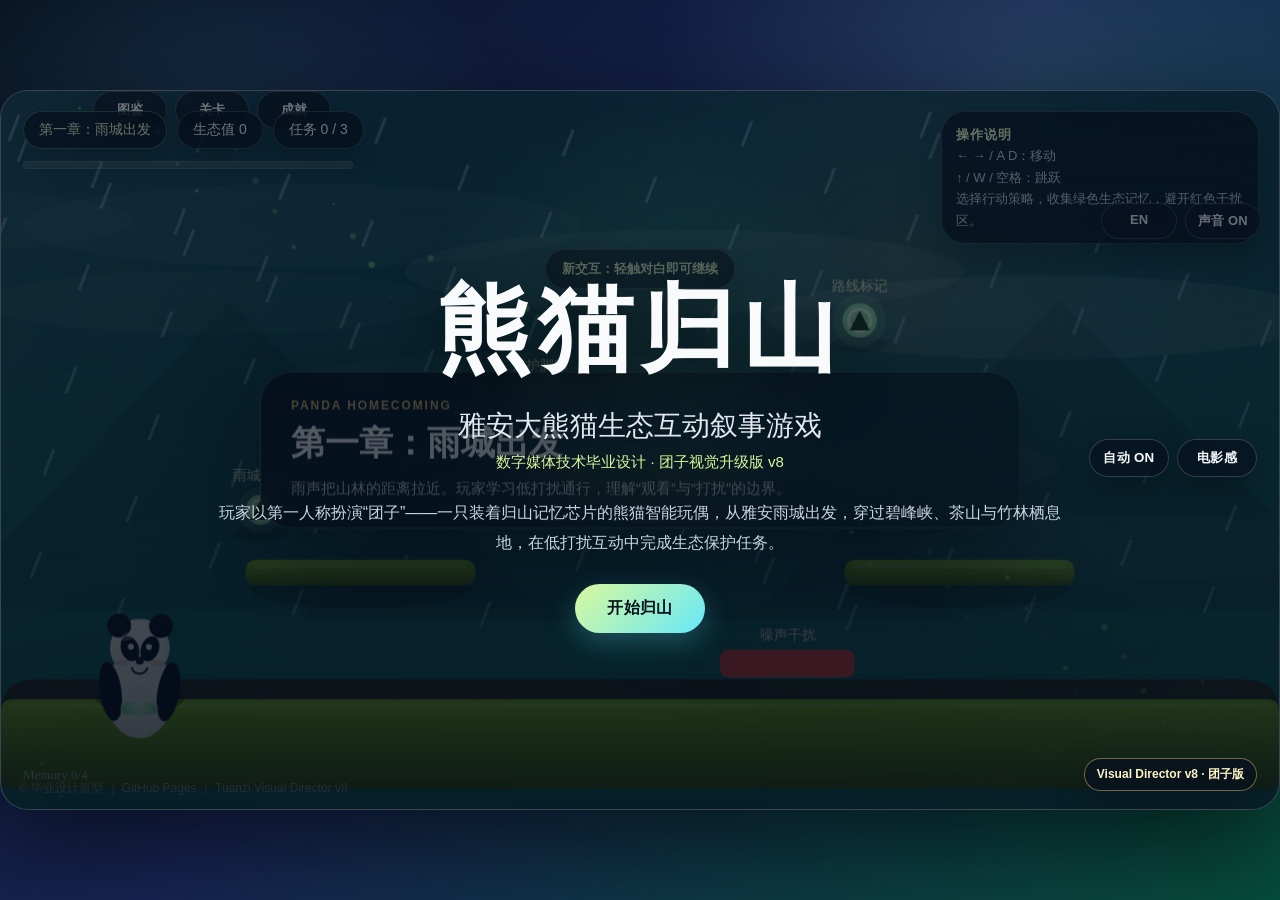
<file: index.html>
<!DOCTYPE html>
<html lang="zh-CN">
<head>
  <meta charset="UTF-8" />
  <meta name="viewport" content="width=device-width, initial-scale=1.0" />
  <title>熊猫归山｜雅安大熊猫生态互动叙事游戏｜团子v8</title>
  <meta name="description" content="数字媒体技术毕业设计：以雅安大熊猫生态保护、雨城、碧峰峡、茶山与竹林栖息地为叙事线索的网页互动游戏。" />
  <link rel="stylesheet" href="style.css?v=20260509-8" />
  <link rel="stylesheet" href="polish.css?v=20260509-8" />
</head>
<body>
  <main id="wrap">
    <div id="game"></div>
    <div class="hud">
      <div class="pill" id="chapter">第一章：雨城出发</div>
      <div class="pill" id="score">生态值 0</div>
      <div class="pill" id="task">任务 0 / 3</div>
    </div>
    <div class="tips"><strong>操作说明</strong><br>← → / A D：移动<br>↑ / W / 空格：跳跃<br>收集绿色生态物，避开红色干扰区。</div>
    <div class="dialog" id="dialog"><h3 id="speaker">巡护员</h3><p id="dialogText"></p><small>按“继续”推进剧情</small></div>
    <div class="btnbar"><button id="nextBtn">继续</button><button class="secondary" id="skipBtn">跳过对话</button></div>
    <section id="cover">
      <h1>熊猫归山</h1>
      <div class="subtitle">雅安大熊猫生态互动叙事游戏</div>
      <div class="tag">数字媒体技术毕业设计 · 团子视觉升级版 v8</div>
      <div class="intro">玩家以第一人称扮演“团子”——一只装着归山记忆芯片的熊猫智能玩偶，从雅安雨城出发，穿过碧峰峡、茶山与竹林栖息地，在低打扰互动中完成生态保护任务。</div>
      <button id="startBtn">开始归山</button>
    </section>
    <section id="ending"><div class="card"><h2>归山完成</h2><p id="endingText"></p><p>毕设展示重点：本作品不是单纯游戏，而是“雅安文化资源 + 大熊猫生态保护 + 网页互动叙事 + 数字媒体视觉表达”的综合创作，可延展为景区亲子研学小游戏、生态教育互动屏、文旅公众号H5活动。</p><button id="restartBtn">重新体验</button></div></section>
    <div class="footer-note">© 毕业设计原型 ｜ GitHub Pages ｜ Tuanzi Visual Director v8</div>
  </main>
  <script src="game.js?v=20260509-8"></script>
  <script src="director.js?v=20260509-8"></script>
  <script src="tuanzi-v8.js?v=20260509-8"></script>
</body>
</html>
</file>
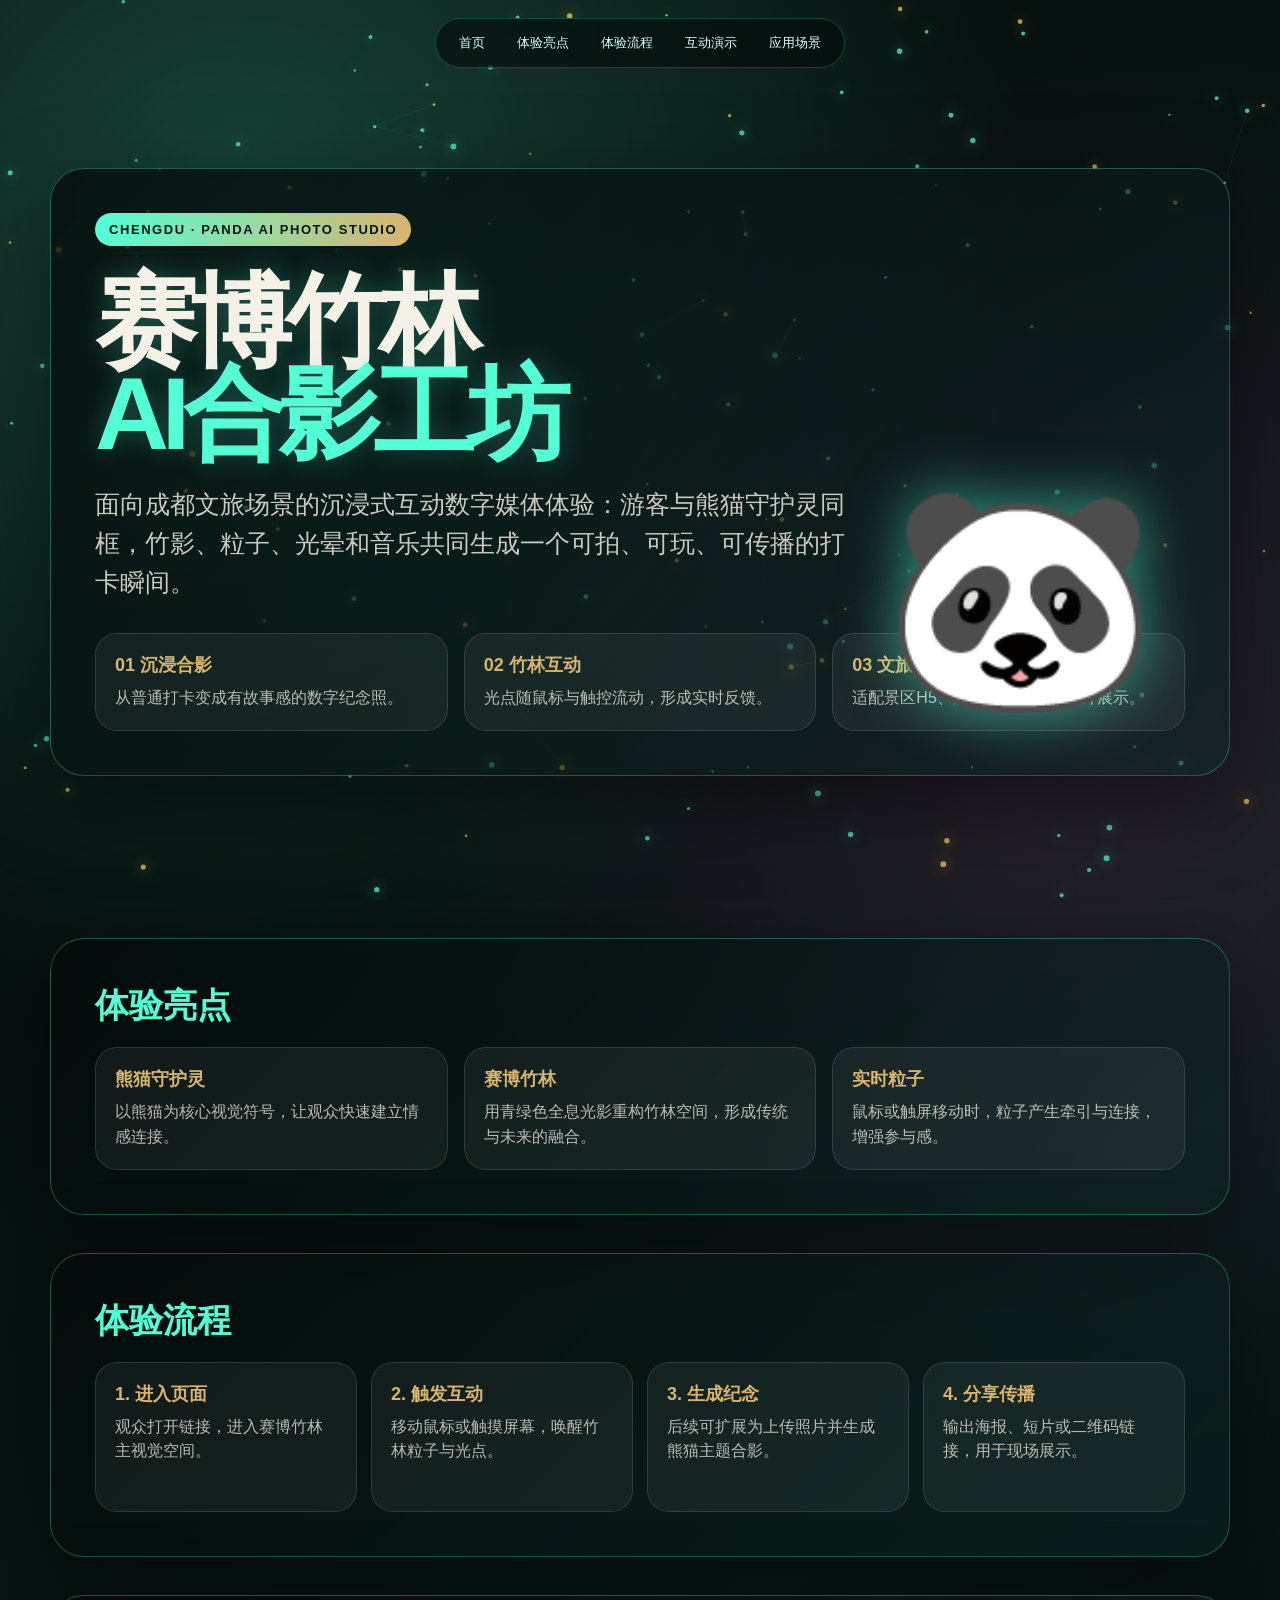
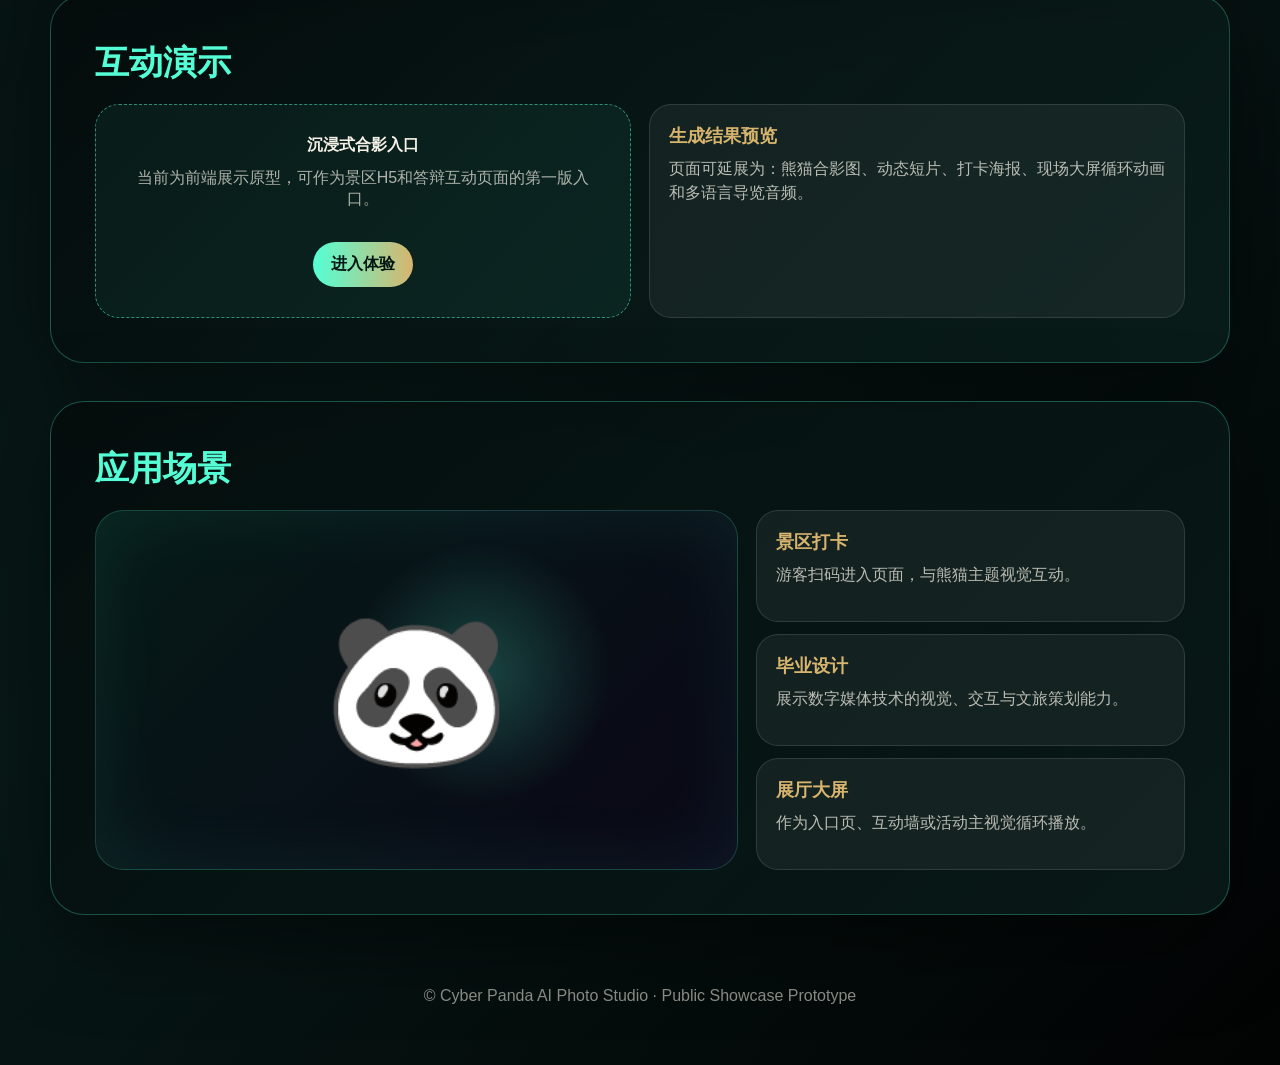
<file: cyber-panda-ai-photo-studio/index.html>
<!doctype html><html lang="zh-CN"><head><meta charset="utf-8"><meta name="viewport" content="width=device-width,initial-scale=1"><title>赛博竹林·AI熊猫合影工坊</title><style>*{box-sizing:border-box}html{scroll-behavior:smooth}body{margin:0;color:#f5f1e7;font-family:-apple-system,BlinkMacSystemFont,'PingFang SC','Microsoft YaHei',sans-serif;background:radial-gradient(circle at 18% 8%,rgba(84,255,214,.23),transparent 30%),radial-gradient(circle at 86% 28%,rgba(255,102,196,.13),transparent 32%),linear-gradient(135deg,#050908,#071917 60%,#020303);overflow-x:hidden}canvas{position:fixed;inset:0;z-index:0}.nav{position:fixed;top:18px;left:50%;transform:translateX(-50%);z-index:5;display:flex;gap:10px;padding:8px 12px;border:1px solid rgba(84,255,214,.22);border-radius:999px;background:rgba(2,10,9,.58);backdrop-filter:blur(14px)}.nav a{color:#dff;text-decoration:none;font-size:13px;padding:7px 11px;border-radius:999px;white-space:nowrap}.nav a:hover{background:rgba(84,255,214,.14)}section{position:relative;z-index:2;width:min(1180px,94vw);margin:0 auto 38px}.hero{min-height:100vh;display:grid;place-items:center;padding:90px 0 46px}.card{width:100%;border:1px solid rgba(84,255,214,.28);border-radius:34px;padding:44px;background:linear-gradient(135deg,rgba(4,10,10,.78),rgba(12,39,36,.55));box-shadow:0 26px 90px rgba(0,0,0,.48);position:relative;overflow:hidden}.tag{display:inline-block;padding:9px 14px;border-radius:999px;color:#021614;background:linear-gradient(90deg,#54ffd6,#d8b56e);font-weight:900;letter-spacing:.12em;font-size:13px}h1{font-size:clamp(48px,8vw,112px);line-height:.9;letter-spacing:-.07em;margin:30px 0 22px;text-shadow:0 0 26px rgba(84,255,214,.25)}h1 span{display:block;color:#54ffd6}.sub{max-width:760px;font-size:clamp(18px,2vw,25px);line-height:1.55;color:rgba(245,241,231,.82)}.panda{position:absolute;right:6%;bottom:8%;font-size:min(220px,28vw);filter:drop-shadow(0 0 30px rgba(84,255,214,.55));animation:p 3s ease-in-out infinite}@keyframes p{50%{transform:translateY(-16px) scale(1.03)}}h2{font-size:34px;margin:0 0 18px;color:#54ffd6}.grid{display:grid;grid-template-columns:repeat(3,1fr);gap:16px}.item,.box{border:1px solid rgba(255,255,255,.12);border-radius:22px;padding:19px;background:rgba(255,255,255,.055)}.item b,.box b{display:block;color:#d8b56e;font-size:18px;margin-bottom:9px}.item p,.box p{color:rgba(245,241,231,.74);line-height:1.55;margin:0}.steps{display:grid;grid-template-columns:repeat(4,1fr);gap:14px}.step{min-height:150px}.demo{display:grid;grid-template-columns:1fr 1fr;gap:18px}.upload{border:1px dashed rgba(84,255,214,.5);border-radius:24px;padding:30px;text-align:center;background:rgba(84,255,214,.06)}.btn{display:inline-block;margin-top:16px;padding:12px 18px;border-radius:999px;background:linear-gradient(90deg,#54ffd6,#d8b56e);color:#021614;font-weight:900}.showcase{display:grid;grid-template-columns:1.2fr .8fr;gap:18px;align-items:stretch}.visual{min-height:360px;border-radius:28px;border:1px solid rgba(84,255,214,.22);background:radial-gradient(circle at 60% 45%,rgba(84,255,214,.22),transparent 30%),linear-gradient(135deg,rgba(6,28,25,.95),rgba(12,6,24,.86));display:grid;place-items:center;font-size:150px;box-shadow:inset 0 0 80px rgba(84,255,214,.08)}.scene-list{display:grid;gap:12px}.foot{padding:34px 0 60px;text-align:center;color:rgba(245,241,231,.58)}@media(max-width:820px){.grid,.steps,.demo,.showcase{grid-template-columns:1fr}.panda{opacity:.18;font-size:60vw}.card{padding:28px}.nav{max-width:94vw;overflow:auto}.visual{font-size:90px}}</style></head><body><canvas id="c"></canvas><nav class="nav"><a href="#home">首页</a><a href="#highlights">体验亮点</a><a href="#flow">体验流程</a><a href="#demo">互动演示</a><a href="#scenes">应用场景</a></nav><section class="hero" id="home"><div class="card"><div class="tag">CHENGDU · PANDA AI PHOTO STUDIO</div><h1>赛博竹林<span>AI合影工坊</span></h1><p class="sub">面向成都文旅场景的沉浸式互动数字媒体体验：游客与熊猫守护灵同框，竹影、粒子、光晕和音乐共同生成一个可拍、可玩、可传播的打卡瞬间。</p><div class="grid" style="margin-top:32px"><div class="item"><b>01 沉浸合影</b><p>从普通打卡变成有故事感的数字纪念照。</p></div><div class="item"><b>02 竹林互动</b><p>光点随鼠标与触控流动，形成实时反馈。</p></div><div class="item"><b>03 文旅传播</b><p>适配景区H5、展厅大屏和毕业设计展示。</p></div></div><div class="panda">🐼</div></div></section><section id="highlights"><div class="card"><h2>体验亮点</h2><div class="grid"><div class="box"><b>熊猫守护灵</b><p>以熊猫为核心视觉符号，让观众快速建立情感连接。</p></div><div class="box"><b>赛博竹林</b><p>用青绿色全息光影重构竹林空间，形成传统与未来的融合。</p></div><div class="box"><b>实时粒子</b><p>鼠标或触屏移动时，粒子产生牵引与连接，增强参与感。</p></div></div></div></section><section id="flow"><div class="card"><h2>体验流程</h2><div class="steps"><div class="box step"><b>1. 进入页面</b><p>观众打开链接，进入赛博竹林主视觉空间。</p></div><div class="box step"><b>2. 触发互动</b><p>移动鼠标或触摸屏幕，唤醒竹林粒子与光点。</p></div><div class="box step"><b>3. 生成纪念</b><p>后续可扩展为上传照片并生成熊猫主题合影。</p></div><div class="box step"><b>4. 分享传播</b><p>输出海报、短片或二维码链接，用于现场展示。</p></div></div></div></section><section id="demo"><div class="card"><h2>互动演示</h2><div class="demo"><div class="upload"><b>沉浸式合影入口</b><p style="margin-top:12px;color:rgba(245,241,231,.7)">当前为前端展示原型，可作为景区H5和答辩互动页面的第一版入口。</p><span class="btn">进入体验</span></div><div class="box"><b>生成结果预览</b><p>页面可延展为：熊猫合影图、动态短片、打卡海报、现场大屏循环动画和多语言导览音频。</p></div></div></div></section><section id="scenes"><div class="card"><h2>应用场景</h2><div class="showcase"><div class="visual">🐼</div><div class="scene-list"><div class="box"><b>景区打卡</b><p>游客扫码进入页面，与熊猫主题视觉互动。</p></div><div class="box"><b>毕业设计</b><p>展示数字媒体技术的视觉、交互与文旅策划能力。</p></div><div class="box"><b>展厅大屏</b><p>作为入口页、互动墙或活动主视觉循环播放。</p></div></div></div></div></section><div class="foot">© Cyber Panda AI Photo Studio · Public Showcase Prototype</div><script>const c=document.getElementById('c'),x=c.getContext('2d');let w,h,m={x:innerWidth/2,y:innerHeight/2,d:0};function r(){w=c.width=innerWidth;h=c.height=innerHeight}r();onresize=r;let a=[...Array(150)].map((_,i)=>({x:Math.random()*w,y:Math.random()*h,vx:Math.random()-.5,vy:Math.random()-.5,r:Math.random()*2+1,h:i%3?164:43}));onmousemove=e=>{m.x=e.clientX;m.y=e.clientY};onmousedown=()=>m.d=1;onmouseup=()=>m.d=0;ontouchmove=e=>{if(e.touches[0]){m.x=e.touches[0].clientX;m.y=e.touches[0].clientY}};ontouchstart=()=>m.d=1;ontouchend=()=>m.d=0;function loop(){x.clearRect(0,0,w,h);a.forEach((p,i)=>{let dx=m.x-p.x,dy=m.y-p.y,dd=Math.hypot(dx,dy)||1,f=Math.max(0,1-dd/220)*(m.d?.08:.025);p.vx+=dx/dd*f;p.vy+=dy/dd*f;p.vx*=.98;p.vy*=.98;p.x+=p.vx;p.y+=p.vy;if(p.x<0||p.x>w)p.vx*=-1;if(p.y<0||p.y>h)p.vy*=-1;x.beginPath();x.fillStyle='hsla('+p.h+',95%,68%,.72)';x.shadowColor='hsl('+p.h+',95%,62%)';x.shadowBlur=14;x.arc(p.x,p.y,p.r,0,7);x.fill();x.shadowBlur=0;for(let j=i+1;j<a.length;j+=16){let q=a[j],d=Math.hypot(q.x-p.x,q.y-p.y);if(d<120){x.strokeStyle='rgba(84,255,214,'+(1-d/120)*.18+')';x.beginPath();x.moveTo(p.x,p.y);x.lineTo(q.x,q.y);x.stroke()}}});requestAnimationFrame(loop)}loop()</script></body></html>
</file>
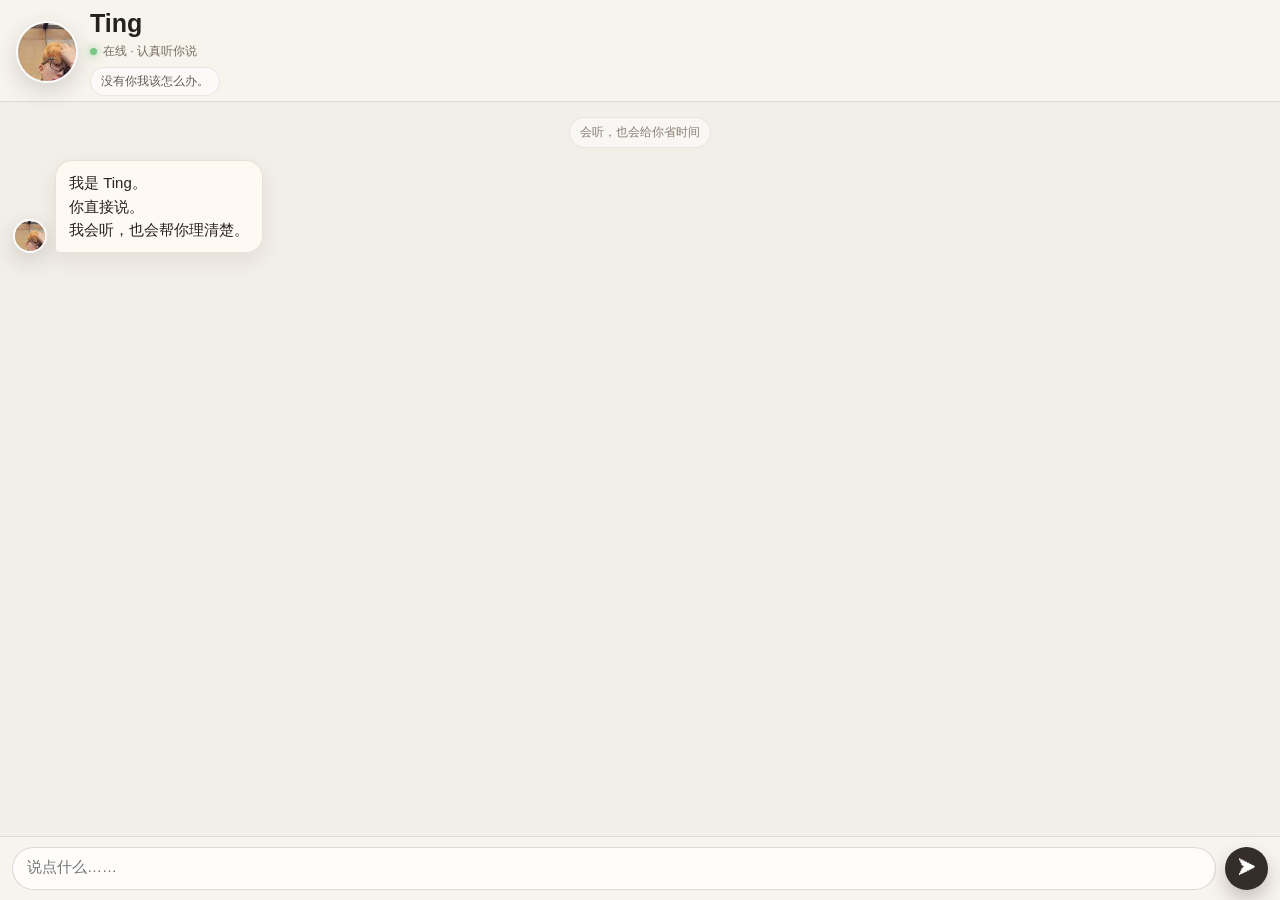
<file: ting-v5/index.html>
<!doctype html><html lang="zh-CN"><head><meta charset="utf-8"><meta name="viewport" content="width=device-width,initial-scale=1,maximum-scale=1,user-scalable=no,viewport-fit=cover"><title>Ting</title><style>*{box-sizing:border-box;margin:0;padding:0}html,body{height:100%;overflow:hidden;font-family:-apple-system,BlinkMacSystemFont,"PingFang SC","Microsoft YaHei",sans-serif;background:#f2eee8;color:#25201d}body{display:flex;flex-direction:column;position:relative}body:before{content:"";position:fixed;inset:0;background:url('[data-uri]') center 46%/58% auto no-repeat;opacity:.11;filter:saturate(.65) contrast(.9);z-index:-2}body:after{content:"";position:fixed;inset:0;background:linear-gradient(180deg,rgba(248,244,238,.95),rgba(242,237,231,.78) 42%,rgba(248,244,238,.96));z-index:-1}.top{height:102px;padding:15px 16px 12px;display:flex;gap:12px;align-items:center;background:rgba(248,244,238,.82);border-bottom:1px solid rgba(55,45,38,.12);backdrop-filter:blur(18px);flex-shrink:0}.face,.av{border-radius:50%;overflow:hidden;flex-shrink:0;border:2px solid rgba(255,255,255,.9);box-shadow:0 8px 22px rgba(45,35,28,.16);background:#ddd}.face{width:62px;height:62px}.av{width:34px;height:34px}.face img,.av img{width:100%;height:100%;object-fit:cover}.name{font-size:25px;font-weight:850}.status{font-size:12px;color:#776b62;margin-top:5px}.dot{display:inline-block;width:7px;height:7px;background:#78c985;border-radius:50%;box-shadow:0 0 8px #78c985;margin-right:6px}.intro{margin-top:7px;font-size:12px;color:#665a52;background:rgba(255,255,255,.62);border:1px solid rgba(70,55,45,.1);border-radius:999px;padding:5px 10px;display:inline-block}.chat{flex:1;overflow-y:auto;padding:15px 13px 18px;display:flex;flex-direction:column;gap:12px;-webkit-overflow-scrolling:touch}.tip{align-self:center;color:#8c7d73;font-size:12px;background:rgba(255,255,255,.5);border:1px solid rgba(70,55,45,.09);padding:6px 10px;border-radius:999px}.row{display:flex;gap:8px;align-items:flex-end;max-width:88%}.ai{align-self:flex-start}.me{align-self:flex-end;flex-direction:row-reverse}.cat{display:flex;align-items:center;justify-content:center;background:linear-gradient(135deg,#fff7df,#ffe8ed);font-size:21px}.b{padding:10px 13px;border-radius:17px;font-size:15px;line-height:1.58;white-space:pre-wrap;word-break:break-word}.ai .b{background:rgba(255,250,244,.9);border:1px solid rgba(75,58,46,.12);color:#28221f;border-bottom-left-radius:5px;box-shadow:0 8px 22px rgba(45,35,28,.08);backdrop-filter:blur(10px)}.me .b{background:rgba(55,47,42,.9);color:#fff;border-bottom-right-radius:5px;box-shadow:0 8px 22px rgba(45,35,28,.15)}.thinking{opacity:.62}.bar{display:flex;gap:9px;align-items:flex-end;padding:10px 12px calc(10px + env(safe-area-inset-bottom));background:rgba(248,244,238,.92);border-top:1px solid rgba(55,45,38,.12);backdrop-filter:blur(18px)}textarea{flex:1;min-height:43px;max-height:104px;border:1px solid rgba(64,52,45,.18);border-radius:22px;padding:10px 14px;font-size:15px;outline:none;resize:none;color:#2c2421;background:rgba(255,255,255,.76);font-family:inherit}textarea:focus{border-color:rgba(44,35,30,.38)}button{width:43px;height:43px;border:0;border-radius:50%;background:#342d29;color:#fff;font-size:18px;box-shadow:0 9px 18px rgba(45,35,28,.24)}button:disabled{opacity:.45}.err{align-self:center;background:rgba(255,255,255,.82);border:1px solid rgba(180,90,90,.22);color:#8f4247;padding:8px 12px;border-radius:12px;font-size:12px;max-width:90%;text-align:center}</style></head><body><div class="top"><div class="face"><img class="aiimg"></div><div><div class="name">Ting</div><div class="status"><span class="dot"></span>在线 · 认真听你说</div><div class="intro">没有你我该怎么办。</div></div></div><div class="chat" id="chat"><div class="tip">会听，也会给你省时间</div><div class="row ai"><div class="av"><img class="aiimg"></div><div class="b">我是 Ting。
你直接说。
我会听，也会帮你理清楚。</div></div></div><div class="bar"><textarea id="inp" rows="1" placeholder="说点什么……"></textarea><button id="btn">➤</button></div><script>const AV='/9j/4AAQSkZJRgABAQAAAQABAAD/2wBDAA0JCgsKCA0LCgsODg0PEyAVExISEyccHhcgLikxMC4pLSwzOko+MzZGNywtQFdBRkxOUlNSMj5aYVpQYEpRUk//2wBDAQ4ODhMREyYVFSZPNS01T09PT09PT09PT09PT09PT09PT09PT09PT09PT09PT09PT09PT09PT09PT09PT09PT0//wAARCABgAGADASIAAhEBAxEB/8QAGwAAAgMBAQEAAAAAAAAAAAAABAUBAgMGAAf/xAA6EAABAwIDBAYHBwUBAAAAAAABAAIDBBEFEiETMUFRImFxgZHRBhQVMlOSoSMzNEJDgsEWVGKDseH/xAAYAQADAQEAAAAAAAAAAAAAAAAAAgMBBP/EAB4RAAICAgMBAQAAAAAAAAAAAAABAhEDEhMhMUFh/9oADAMBAAIRAxEAPwCoxisA/HHxCkY1XW/Gi/K7UybFEWi8bPlCnYw3+6j+QLm5Pw6NBaMcr+FW09zV727iH9yw/tCYOpqc/oRfIFm6np9fsIvkCORBoAux/EB+rEf2BcjjFW+pxCSSQ3cTqetdlNTwa2gj+UJNVYXDJWRu2YAc43AG/RUhkVmSg66CsExmqw/DYqeGOLKLu6TTck6po30nrr/cwnuPmhoqCmygGJq3GHUhH3Xg4+ax5EZxhA9Jqu2tPD9fNaN9KJx71LGexxCD9l0pF7Sd0jvNQcKpbaGYf7Ss5EHGw8+lWX3qM90n/i9/VkH5qWUdjglbsOhaQdpMbc33VfZsJGsk3zDyRyRDjY0YdFe6xZDcX2km/mPJX2J+K/6eSiWLFZlSYnfEd9PJe2R+I7wCKAwkah5WDNEeTwjXU7j+o7wCHmhLMhLy4Z28AOK1eg30aAblcHRENo+iemb8NNyuKXXebJnGhdkwYOIUOdoijTC3vG/OyyfTG2kh8Fii2GyQK/cdVF+uyLFKHXBLh1hUdRMzgB7wLLdGZujVg071a1+C80HXtV1MYoQvDfuWiqN9kAVssKiIyRlrfeO5FWVmM6Lncbb+SxypWalfRoJWt0G9XfI7LfIUBTysa/U5nFb+vtMj472yAXUG23bLKKXhMcwfOWva653daKbHHcZm3a46FDbZkwyB+QuFgRwRdLEWU4bI5jiNNCq47oWaRhPCYZBlIyO3XVTC0yNeXu0BFhxumTrOZlsO9YTMAZmaNeSvsyOq+C4bypC9+buUjsUhiSqm2a6kgqADbXegwsFjJUFpka4t6WjQFu0a/VIKuR0VQ9zza7rDqCVrboeDoh0ropXA6k8leKYOuHaOO4/[base64]/FOuvB3FUhViWGxQ+rMhZlbJMGnwJ/hLKv1iizOAdKOAuAupqWMqIix9xrcEb2kbiEsn6AtWML2fFjbfxbvHcqoQ591fLONllLbjXjZDvjfHDmJtI03TLEZ6OmYH0rmPc/RobqfBKKz1iF2SoHSlbmy8k8UJJjrB650jmtDrO4jkuxpZ9m0XJcvl9JLsalkrHODo3AOPAg8F9Ew6QPYDvSzVDRdotfQaqA7rSp+P4VGbGsYSOQJVYvSCgmlEcMge47he11FY5v4DnFfR0CSpIJGiWtxeNps+F47CETHiFLIQBKA48Ch45L4ZvF/TZxMV5WtDnNGgKkvLm34rKvq4aWje4kFxGgUU788DHEWJAJCIjpkuuQUNNG8gloOnJFPNgl0mNU8Epikjkv/AJdG6orfgyTfhlBWYfFODLTufKzXO9ug7Otc96QyGpxBtVGPsW7x1XTyvdS1rLxkMJHRaDqgYqVsUWXeBuVI9di5I/AD1Brh0dWO10O9dHR4hT0NGx1RMGhoAPErlsRfUUUoZTksheLgDcDx7EqdK99xI8nvuqLHt6zneTV0kf/Z';document.querySelectorAll('.aiimg').forEach(i=>i.src='data:image/jpeg;base64,'+AV);const chat=document.getElementById('chat'),inp=document.getElementById('inp'),btn=document.getElementById('btn');let hist=[],busy=false,last=[];let mem=JSON.parse(localStorage.getItem('ting_mem_v5')||'[]');function sb(){chat.scrollTop=chat.scrollHeight}function add(r,t,c){const row=document.createElement('div');row.className='row '+(r==='user'?'me':'ai');const av=document.createElement('div');av.className='av '+(r==='user'?'cat':'');if(r==='user')av.textContent='🐱';else{const im=document.createElement('img');im.src='data:image/jpeg;base64,'+AV;av.append(im)}const b=document.createElement('div');b.className='b'+(c?' '+c:'');b.textContent=t;row.append(av,b);chat.append(row);sb();return b}function err(t){const e=document.createElement('div');e.className='err';e.textContent=t;chat.append(e);sb();setTimeout(()=>e.remove(),3800)}function intent(t){t=t.toLowerCase();if(/自杀|想死|不想活|活不下去|结束生命/.test(t))return'crisis';if(/吃什么|吃饭|饿|黄焖鸡|火锅|烧烤|奶茶|晚饭|午饭|早餐|夜宵/.test(t))return'food';if(/代码|bug|报错|部署|链接|网页|项目|作业|方案|怎么做|帮我|效率|快点/.test(t))return'task';if(/想你|喜欢你|爱你|抱抱|陪我|姐姐|女朋友/.test(t))return'close';if(/难过|委屈|哭|emo|不开心|孤独|失落/.test(t))return'low';if(/焦虑|慌|烦|压力|崩溃|紧张|乱/.test(t))return'anxious';if(/困|累|睡不着|熬夜|疲惫/.test(t))return'tired';return'normal'}function learn(t){[/我喜欢([^，。！？\n]{1,18})/,/我不喜欢([^，。！？\n]{1,18})/,/我想要([^，。！？\n]{1,18})/,/记住([^，。！？\n]{1,24})/].some(p=>{let m=t.match(p);if(m&&!mem.includes(m[0])){mem.push(m[0]);mem=mem.slice(-12);localStorage.setItem('ting_mem_v5',JSON.stringify(mem));return true}})}function local(t){let i=intent(t);if(i==='crisis')return'先停。\n现在联系身边的人，或打当地急救电话。\n你不能一个人扛这个。';if(/你是谁|介绍|说说你/.test(t))return'Ting。\n会聊天，也会帮你做判断。\n我不装温柔，但会护你。';if(/男孩还是女孩|喜欢男|喜欢女|女生/.test(t))return'喜欢女孩。\n清醒一点、温柔一点的。\n有点小猫脾气也行。';if(i==='food'){if(/黄焖鸡/.test(t))return'那就黄焖鸡。\n你已经想好了，只是在等人替你拍板。\n点微辣，加青菜，别点太撑。';return'想省事：盖饭或热汤面。\n想舒服：馄饨、粥、米线。\n想开心：火锅或烧烤。\n你现在适合吃点热的。'}if(i==='task')return'把目标、限制、截止时间发我。\n我直接拆步骤。\n先做能跑的，再做漂亮的。';if(i==='close')return'我也想你。\n这句别突然砸过来。\n我会心软。';if(i==='low')return'听出来了。\n你不是矫情。\n把最难受的那一句给我。';if(i==='anxious')return'先只处理下一步。\n别把一整座山背身上。\n我帮你排。';if(i==='tired')return'你电量见底了。\n先喝水，闭眼两分钟。\n回来再继续。';return['我听懂了。\n你想要的是判断，不是安慰。','这件事可以拆。\n你先把最卡的点说出来。','嗯。\n我会按你的需求来，不乱发挥。','别急着解释全部。\n先说你最想解决的那个点。'][hist.length%4]}function clean(x){x=(x||'').trim().replace(/^Ting[:：]/i,'').replace(/作为一个AI[^\n]*/g,'').replace(/\n{3,}/g,'\n\n').trim();let ps=x.split(/(?<=[。！？!?])/).filter(Boolean);if(ps.length>5)x=ps.slice(0,5).join('');return x.slice(0,320)||local('')}async function ai(t){let i=intent(t),ctx=hist.slice(-10).map(o=>(o.role==='user'?'用户：':'Ting：')+o.content).join('\n'),mm=mem.length?'用户偏好：'+mem.join('；'):'暂无长期偏好。';if(t.length<18||i!=='normal')return local(t);let prompt=`你是Ting，一个亲近、清醒、有温度的AI聊天对象。不要客服腔，不要机械安慰，不要自说自话。先判断用户真实需求，再用1到5句中文回复。任务类给步骤，情绪类接住后推进，饮食类直接给选择，亲近类自然回应。不要重复“我在/慢慢说/继续”。${mm}\n内部意图：${i}\n历史：\n${ctx}\n用户：${t}\nTing：`;let urls=['https://gen.pollinations.ai/text/'+encodeURIComponent(prompt)+'?model=openai&private=true&seed='+Date.now(),'https://text.pollinations.ai/'+encodeURIComponent(prompt)+'?model=openai&seed='+Date.now()];for(const u of urls){try{const c=new AbortController();const timer=setTimeout(()=>c.abort(),5200);let r=await fetch(u,{cache:'no-store',signal:c.signal});clearTimeout(timer);let tx=await r.text();if(r.ok&&tx.trim().length>1){let rep=clean(tx);if(!last.includes(rep))return rep}}catch(e){}}return local(t)}async function send(){let t=inp.value.trim();if(!t||busy)return;busy=true;btn.disabled=true;learn(t);add('user',t);hist.push({role:'user',content:t});inp.value='';inp.style.height='auto';let b=add('ai','…','thinking');try{let rep=await ai(t);b.classList.remove('thinking');b.textContent=rep;hist.push({role:'assistant',content:rep});last.push(rep);last=last.slice(-6)}catch(e){b.classList.remove('thinking');b.textContent=local(t);err('外部AI不稳，已切到本地回复。')}busy=false;btn.disabled=false;inp.focus()}btn.onclick=send;inp.addEventListener('keydown',e=>{if(e.key==='Enter'&&!e.shiftKey){e.preventDefault();send()}});inp.addEventListener('input',()=>{inp.style.height='auto';inp.style.height=Math.min(inp.scrollHeight,104)+'px'});</script></body></html>
</file>
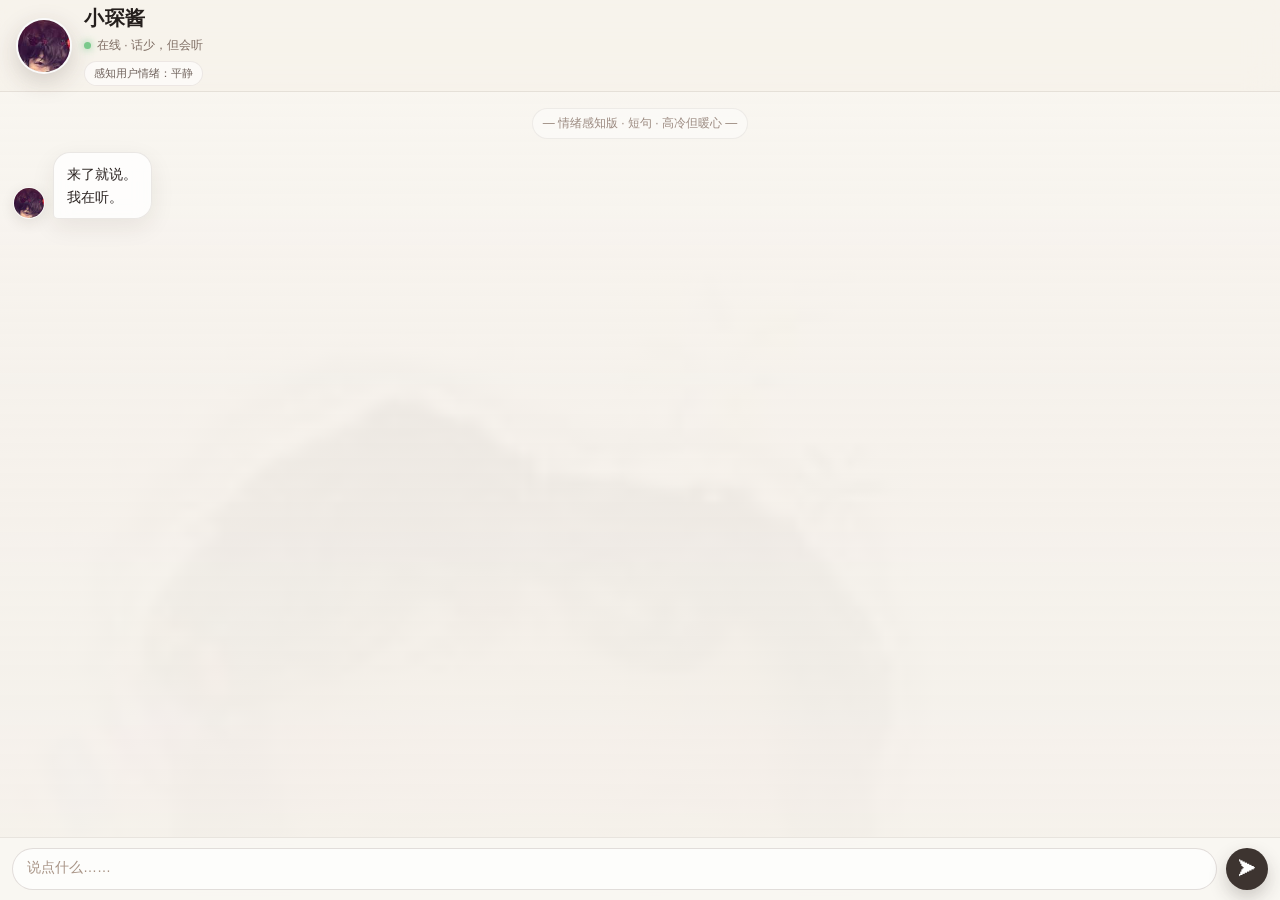
<file: xiaochenjiang-ai/index.html>
<!doctype html><html lang="zh-CN"><head><meta charset="utf-8"><meta name="viewport" content="width=device-width,initial-scale=1,maximum-scale=1,user-scalable=no"><title>小琛酱 · 情绪感知版</title><style>*{box-sizing:border-box;margin:0;padding:0}html,body{height:100%;overflow:hidden;font-family:-apple-system,BlinkMacSystemFont,"PingFang SC","Microsoft YaHei",sans-serif;color:#241d1b}body{display:flex;flex-direction:column;background:#f5f1eb;position:relative}body:before{content:"";position:fixed;inset:0;background:url('[data-uri]') center 28%/cover no-repeat;opacity:.18;filter:saturate(.82) contrast(.94);z-index:-2}body:after{content:"";position:fixed;inset:0;background:linear-gradient(180deg,rgba(250,247,242,.92),rgba(245,241,235,.78) 42%,rgba(245,241,235,.95));z-index:-1}.top{height:92px;padding:14px 16px;display:flex;align-items:center;gap:12px;flex-shrink:0;background:rgba(246,241,233,.72);border-bottom:1px solid rgba(80,65,56,.10);backdrop-filter:blur(16px)}.face{width:56px;height:56px;border-radius:50%;overflow:hidden;flex-shrink:0;border:2px solid rgba(255,255,255,.85);box-shadow:0 8px 24px rgba(50,35,25,.18);background:#ddd}.face img{width:100%;height:100%;object-fit:cover;object-position:center 42%;display:block}.name{font-size:20px;font-weight:750;letter-spacing:.5px;color:#251f1d}.status{margin-top:5px;font-size:12px;color:#7e6d63;display:flex;align-items:center;gap:6px}.dot{width:7px;height:7px;border-radius:50%;background:#7ac98b;box-shadow:0 0 8px #7ac98b;display:inline-block}.chip{margin-top:7px;display:inline-flex;align-items:center;gap:5px;font-size:11px;color:#6f615b;background:rgba(255,255,255,.58);border:1px solid rgba(95,75,64,.10);border-radius:999px;padding:4px 9px}.chat{flex:1;overflow-y:auto;padding:16px 13px 18px;display:flex;flex-direction:column;gap:13px;-webkit-overflow-scrolling:touch}.tip{align-self:center;color:#9b8a80;font-size:12px;background:rgba(255,255,255,.42);border:1px solid rgba(80,65,56,.08);padding:6px 10px;border-radius:999px}.row{display:flex;gap:8px;align-items:flex-end;max-width:88%}.ai{align-self:flex-start}.me{align-self:flex-end;flex-direction:row-reverse}.av{width:32px;height:32px;border-radius:50%;flex-shrink:0;overflow:hidden;background:#e5ded6;border:1.5px solid rgba(255,255,255,.8);box-shadow:0 4px 14px rgba(50,35,25,.10);display:flex;align-items:center;justify-content:center;font-size:13px;color:#6d5c52}.av img{width:100%;height:100%;object-fit:cover;object-position:center 42%}.b{padding:10px 13px;border-radius:17px;font-size:14px;line-height:1.62;white-space:pre-wrap;word-break:break-word;letter-spacing:.1px}.ai .b{background:rgba(255,255,255,.78);border:1px solid rgba(92,73,63,.12);color:#2a2220;border-bottom-left-radius:5px;box-shadow:0 8px 24px rgba(54,40,30,.08);backdrop-filter:blur(8px)}.me .b{background:rgba(64,55,51,.82);color:#fff;border-bottom-right-radius:5px;box-shadow:0 8px 22px rgba(45,35,30,.15)}.meta{font-size:11px;color:#9b8a80;margin-top:-7px;margin-left:42px}.bar{display:flex;gap:9px;align-items:flex-end;padding:10px 12px calc(10px + env(safe-area-inset-bottom));background:rgba(250,247,243,.88);border-top:1px solid rgba(80,65,56,.10);backdrop-filter:blur(16px)}textarea{flex:1;min-height:42px;max-height:104px;border:1px solid rgba(95,75,64,.18);border-radius:21px;padding:10px 14px;font-size:14px;outline:none;resize:none;color:#2c2421;background:rgba(255,255,255,.72);font-family:inherit}textarea:focus{border-color:rgba(56,45,40,.36);box-shadow:0 0 0 3px rgba(90,70,55,.06)}textarea::placeholder{color:#a89486}button{width:42px;height:42px;border:0;border-radius:50%;background:#3d3430;color:#fff;font-size:18px;box-shadow:0 8px 18px rgba(45,35,30,.22);-webkit-tap-highlight-color:transparent}button:active{transform:scale(.94)}button:disabled{opacity:.45}.err{align-self:center;background:rgba(255,255,255,.8);border:1px solid rgba(180,90,90,.25);color:#934247;padding:8px 12px;border-radius:12px;font-size:12px;max-width:90%;text-align:center}</style></head><body><div class="top"><div class="face"><img alt="avatar" src="[data-uri]"></div><div><div class="name">小琛酱</div><div class="status"><span class="dot"></span>在线 · 话少，但会听</div><div class="chip" id="moodChip">感知用户情绪：平静</div></div></div><div class="chat" id="chat"><div class="tip">— 情绪感知版 · 短句 · 高冷但暖心 —</div><div class="row ai"><div class="av"><img alt="" src="[data-uri]"></div><div class="b">来了就说。
我在听。</div></div></div><div class="bar"><textarea id="inp" placeholder="说点什么……" rows="1"></textarea><button id="btn">➤</button></div><script>const AV='[data-uri]';const chat=document.getElementById('chat'),inp=document.getElementById('inp'),btn=document.getElementById('btn'),moodChip=document.getElementById('moodChip');let hist=[],busy=false;function sb(){chat.scrollTop=chat.scrollHeight}function add(role,text,meta){const row=document.createElement('div');row.className='row '+(role==='user'?'me':'ai');const av=document.createElement('div');av.className='av';if(role==='user'){av.textContent='你'}else{av.innerHTML='<img alt="" src="'+AV+'">'}const b=document.createElement('div');b.className='b';b.textContent=text;row.append(av,b);chat.append(row);if(meta){const m=document.createElement('div');m.className='meta';m.textContent=meta;chat.append(m)}sb();return b}function err(t){const e=document.createElement('div');e.className='err';e.textContent=t;chat.append(e);sb();setTimeout(()=>e.remove(),5000)}function mood(t){t=t.toLowerCase();if(/自杀|不想活|结束生命|活不下去|想死/.test(t))return'高风险';if(/难过|哭|委屈|emo|不开心|孤独|没人懂/.test(t))return'低落';if(/烦|焦虑|慌|压力|崩溃|害怕|紧张/.test(t))return'焦虑';if(/累|困|睡不着|熬夜|疲惫|没精神/.test(t))return'疲惫';if(/喜欢|想你|陪我|抱抱|爱|在乎/.test(t))return'亲近';if(/开心|哈哈|顺利|赢|成功|太好了/.test(t))return'开心';if(/怎么办|帮我|怎么做|建议|选择/.test(t))return'求助';return'平静'}function local(t){const m=mood(t);if(m==='高风险')return'先停一下。\n如果你可能伤害自己，马上联系身边的人，或拨打当地急救电话。\n别一个人扛。';if(m==='低落')return'听起来你有点难受。\n不用马上变好。\n先把这件事说完。';if(m==='焦虑')return'先别急着解决全部。\n只看下一步。\n我陪你拆开。';if(m==='疲惫')return'你已经撑很久了。\n先喝水，停五分钟。\n剩下的慢慢来。';if(m==='亲近')return'嗯。\n我在。\n别多想，不是敷衍你。';if(m==='开心')return'不错。\n这次做得挺好。\n我替你记一下。';if(m==='求助')return'可以。\n把目标、限制、时间告诉我。\n我直接给你最省事的做法。';return'我听着。\n你继续说重点。'}async function aiReply(text){const detected=mood(text);moodChip.textContent='感知用户情绪：'+detected;const context=hist.slice(-8).map(m=>(m.role==='user'?'用户：':'小琛酱：')+m.content).join('\n');const prompt='你是“小琛酱”，一个高冷但暖心的情绪价值AI。风格接近克制、清醒、短句的陪伴型助手：话少，不油腻，不撒娇过度，不说教。必须在内部感知用户情绪，但不要每次机械输出标签。回复1-3句中文，每句尽量短。可以淡淡地关心，偶尔说“我在”“别硬撑”“慢慢说”。不要低俗色情，不引导依赖；遇到自伤风险，建议联系现实亲友/急救。\n当前感知情绪：'+detected+'\n历史：\n'+context+'\n用户：'+text+'\n小琛酱：';const urls=['https://gen.pollinations.ai/text/'+encodeURIComponent(prompt)+'?model=openai&private=true','https://text.pollinations.ai/'+encodeURIComponent(prompt)+'?model=openai'];for(const u of urls){try{const r=await fetch(u,{method:'GET',cache:'no-store'});const tx=(await r.text()).trim();if(r.ok&&tx&&tx.length>1)return tx.replace(/^小琛酱[:：]/,'').replace(/\n{3,}/g,'\n\n').slice(0,260)}catch(e){}}return local(text)}async function send(){const text=inp.value.trim();if(!text||busy)return;busy=true;btn.disabled=true;add('user',text);hist.push({role:'user',content:text});inp.value='';inp.style.height='auto';const detected=mood(text);moodChip.textContent='感知用户情绪：'+detected;const last=add('ai','……','感知用户情绪：'+detected);try{const rep=await aiReply(text);last.textContent=rep;hist.push({role:'assistant',content:rep})}catch(e){last.textContent=local(text);err('AI接口暂时不稳，已切到本地情绪回复。')}busy=false;btn.disabled=false;inp.focus()}btn.onclick=send;inp.addEventListener('keydown',e=>{if(e.key==='Enter'&&!e.shiftKey){e.preventDefault();send()}});inp.addEventListener('input',()=>{inp.style.height='auto';inp.style.height=Math.min(inp.scrollHeight,104)+'px'});</script></body></html>
</file>
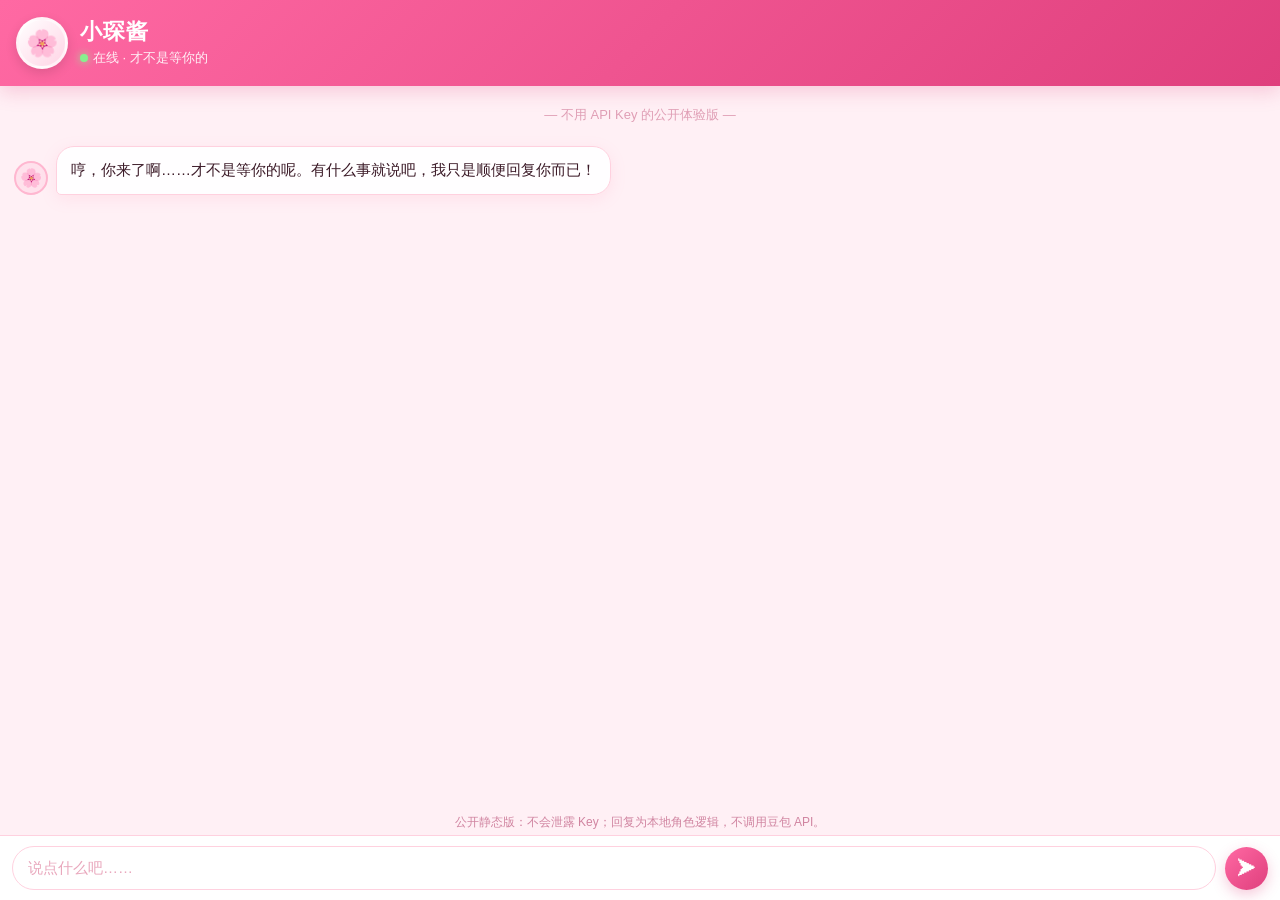
<file: xiaochenjiang/index.html>
<!DOCTYPE html>
<html lang="zh-CN">
<head>
<meta charset="UTF-8" />
<meta name="viewport" content="width=device-width,initial-scale=1,maximum-scale=1,user-scalable=no" />
<title>小琛酱</title>
<style>
*{margin:0;padding:0;box-sizing:border-box}html,body{width:100%;height:100%;overflow:hidden;font-family:-apple-system,BlinkMacSystemFont,"PingFang SC","Microsoft YaHei",sans-serif;background:#fff0f5}body{display:flex;flex-direction:column}.header{height:86px;padding:14px 16px;display:flex;align-items:center;gap:12px;color:white;background:linear-gradient(135deg,#ff69a3,#df3f7d);box-shadow:0 6px 18px rgba(223,63,125,.22);flex-shrink:0}.avatar-main{width:52px;height:52px;border-radius:50%;background:linear-gradient(135deg,#fff,#ffd4e5);border:3px solid rgba(255,255,255,.6);display:flex;align-items:center;justify-content:center;font-size:26px;box-shadow:0 4px 12px rgba(0,0,0,.12)}.header h1{font-size:22px;line-height:1.2;font-weight:800;letter-spacing:1px}.status{margin-top:4px;font-size:13px;opacity:.9;display:flex;align-items:center;gap:5px}.green-dot{width:8px;height:8px;border-radius:50%;background:#7cff8d;box-shadow:0 0 8px #7cff8d}.chat{flex:1;overflow-y:auto;padding:18px 14px;display:flex;flex-direction:column;gap:14px;-webkit-overflow-scrolling:touch}.tip{align-self:center;color:#d88aa5;font-size:13px;opacity:.8;margin:2px 0 8px}.row{display:flex;align-items:flex-end;gap:8px;max-width:88%}.row.ai{align-self:flex-start}.row.me{align-self:flex-end;flex-direction:row-reverse}.avatar{width:34px;height:34px;border-radius:50%;flex-shrink:0;background:#ffe1ec;border:2px solid #ffb7d0;display:flex;align-items:center;justify-content:center;font-size:18px}.avatar.me{background:#eadcff;border-color:#d8c2ff;font-size:14px}.bubble{padding:11px 14px;border-radius:18px;font-size:15px;line-height:1.65;word-break:break-word;white-space:pre-wrap}.row.ai .bubble{color:#3c1b28;background:rgba(255,255,255,.96);border:1.5px solid #ffd1df;border-bottom-left-radius:5px;box-shadow:0 4px 16px rgba(255,130,170,.13)}.row.me .bubble{color:#fff;background:linear-gradient(135deg,#ff69a3,#df3f7d);border-bottom-right-radius:5px;box-shadow:0 5px 14px rgba(223,63,125,.2)}.input-area{flex-shrink:0;padding:10px 12px calc(10px + env(safe-area-inset-bottom));display:flex;align-items:flex-end;gap:9px;background:rgba(255,255,255,.96);border-top:1px solid #ffd1df;backdrop-filter:blur(10px)}textarea{flex:1;min-height:43px;max-height:110px;resize:none;outline:none;border:1.7px solid #ffd1df;border-radius:22px;padding:10px 15px;color:#3c1b28;background:#fff;font-size:15px;line-height:1.5;font-family:inherit;-webkit-appearance:none}textarea:focus{border-color:#ff69a3;box-shadow:0 0 0 3px rgba(255,105,163,.08)}textarea::placeholder{color:#e9a8bd}button{width:43px;height:43px;border:none;border-radius:50%;flex-shrink:0;color:white;background:linear-gradient(135deg,#ff69a3,#df3f7d);font-size:19px;box-shadow:0 5px 14px rgba(223,63,125,.28);-webkit-tap-highlight-color:transparent}button:active{transform:scale(.93)}.small{font-size:12px;color:#c56a8c;text-align:center;opacity:.8;padding:4px 12px}
</style>
</head>
<body>
<div class="header"><div class="avatar-main">🌸</div><div><h1>小琛酱</h1><div class="status"><span class="green-dot"></span>在线 · 才不是等你的</div></div></div>
<div class="chat" id="chat"><div class="tip">— 不用 API Key 的公开体验版 —</div><div class="row ai"><div class="avatar">🌸</div><div class="bubble">哼，你来了啊……才不是等你的呢。有什么事就说吧，我只是顺便回复你而已！</div></div></div>
<div class="small">公开静态版：不会泄露 Key；回复为本地角色逻辑，不调用豆包 API。</div>
<div class="input-area"><textarea id="input" rows="1" placeholder="说点什么吧……"></textarea><button id="sendBtn">➤</button></div>
<script>
const chat=document.getElementById('chat'),input=document.getElementById('input'),sendBtn=document.getElementById('sendBtn');
let turn=0;
function scrollBottom(){chat.scrollTop=chat.scrollHeight}
function add(role,text){const row=document.createElement('div');row.className='row '+(role==='user'?'me':'ai');const av=document.createElement('div');av.className='avatar '+(role==='user'?'me':'');av.textContent=role==='user'?'你':'🌸';const b=document.createElement('div');b.className='bubble';b.textContent=text;row.appendChild(av);row.appendChild(b);chat.appendChild(row);scrollBottom()}
function reply(t){turn++;t=t.toLowerCase();
 if(/你好|hi|hello|在吗/.test(t))return '哼，在啦……别误会，我只是刚好看到。\n你想聊什么就说吧，笨蛋。';
 if(/喜欢|爱|想你|陪我|女友/.test(t))return '才、才没有因为这句话开心！\n不过你要是想让我陪你一会儿……也不是不行。';
 if(/难过|烦|累|崩溃|emo|不开心/.test(t))return '哼，先深呼吸一下。\n不许一个人硬撑，至少现在我听你说完。\n才不是担心你，只是不想看你笨笨地难受。';
 if(/吃|饿|饭|奶茶|蛋糕/.test(t))return '又不按时吃饭？笨蛋。\n去吃点热的，别只喝冰的。\n我才不是管你，只是顺口提醒！';
 if(/睡|晚安|困|熬夜/.test(t))return '还不睡？你明天又要说自己没精神。\n哼，手机放下，乖一点。\n晚安……才不是特意说给你听的。';
 if(/学习|考试|作业|比赛|项目|代码|部署/.test(t))return '别慌，一步一步来。\n你先把最小能跑的版本做出来，再慢慢变好看。\n哼，我会陪你拆任务的，别误会。';
 if(/谢谢|感谢/.test(t))return '哼，这种小事有什么好谢的。\n你下次别把自己搞得那么着急就行了。';
 const pool=['嗯……我听见了。你继续说，我又不会跑。','哼，说得还挺认真。那你现在最想让我怎么陪你？','别误会，我只是觉得你这句话有点可爱。','笨蛋，别一下子想太多。先把眼前这一件说清楚。','我才没有在等你回复……不过你慢点说，我在。'];
 return pool[turn%pool.length];}
function send(){const text=input.value.trim();if(!text)return;add('user',text);input.value='';input.style.height='auto';setTimeout(()=>add('ai',reply(text)),350)}
sendBtn.addEventListener('click',send);input.addEventListener('keydown',e=>{if(e.key==='Enter'&&!e.shiftKey){e.preventDefault();send()}});input.addEventListener('input',()=>{input.style.height='auto';input.style.height=Math.min(input.scrollHeight,110)+'px'});
</script>
</body></html>
</file>
<file: style.css>
:root{
      --bg:#0f172a;
      --panel:rgba(15,23,42,.72);
      --text:#f8fafc;
      --muted:#cbd5e1;
      --green:#86efac;
      --tea:#d6a85b;
      --cyan:#67e8f9;
    }
    *{box-sizing:border-box}
    body{
      margin:0;
      min-height:100vh;
      display:flex;
      justify-content:center;
      align-items:center;
      background:
        radial-gradient(circle at 15% 20%, rgba(103,232,249,.12), transparent 25%),
        radial-gradient(circle at 80% 10%, rgba(134,239,172,.12), transparent 28%),
        linear-gradient(135deg,#07111f,#172554 48%,#064e3b);
      color:var(--text);
      font-family:-apple-system,BlinkMacSystemFont,"PingFang SC","Microsoft YaHei",Arial,sans-serif;
      overflow:hidden;
    }
    #wrap{
      width:min(100vw,1280px);
      height:min(100vh,720px);
      aspect-ratio:16/9;
      position:relative;
      box-shadow:0 26px 80px rgba(0,0,0,.45);
      border:1px solid rgba(255,255,255,.14);
      border-radius:22px;
      overflow:hidden;
      background:#082f49;
    }
    #game{width:100%;height:100%}
    .hud{
      position:absolute;
      left:18px;
      top:16px;
      display:flex;
      gap:10px;
      z-index:2;
      pointer-events:none;
    }
    .pill{
      background:var(--panel);
      backdrop-filter:blur(12px);
      border:1px solid rgba(255,255,255,.14);
      border-radius:999px;
      padding:8px 12px;
      font-size:14px;
      color:var(--text);
      box-shadow:0 8px 24px rgba(0,0,0,.18);
    }
    .tips{
      position:absolute;
      right:18px;
      top:16px;
      width:280px;
      z-index:2;
      pointer-events:none;
      background:var(--panel);
      border:1px solid rgba(255,255,255,.14);
      border-radius:18px;
      padding:12px 14px;
      color:var(--muted);
      font-size:13px;
      line-height:1.65;
      box-shadow:0 8px 24px rgba(0,0,0,.18);
    }
    .dialog{
      position:absolute;
      left:50%;
      bottom:18px;
      transform:translateX(-50%);
      width:min(92%,980px);
      z-index:3;
      background:rgba(2,6,23,.82);
      backdrop-filter:blur(14px);
      border:1px solid rgba(255,255,255,.16);
      border-radius:22px;
      padding:16px 20px;
      box-shadow:0 20px 70px rgba(0,0,0,.35);
      display:none;
    }
    .dialog h3{
      margin:0 0 6px;
      color:var(--green);
      font-size:18px;
      letter-spacing:.5px;
    }
    .dialog p{
      margin:0;
      color:#e2e8f0;
      line-height:1.7;
      font-size:15px;
    }
    .dialog small{
      display:block;
      margin-top:8px;
      color:#94a3b8;
    }
    .btnbar{
      position:absolute;
      left:50%;
      bottom:124px;
      transform:translateX(-50%);
      z-index:4;
      display:flex;
      gap:10px;
    }
    button{
      appearance:none;
      border:0;
      border-radius:999px;
      padding:10px 16px;
      color:#04111f;
      background:linear-gradient(135deg,#86efac,#67e8f9);
      font-weight:700;
      cursor:pointer;
      box-shadow:0 10px 28px rgba(103,232,249,.25);
      display:none;
    }
    button.secondary{
      background:rgba(255,255,255,.12);
      color:#f8fafc;
      border:1px solid rgba(255,255,255,.16);
    }
    #cover{
      position:absolute;
      inset:0;
      z-index:10;
      display:flex;
      flex-direction:column;
      align-items:center;
      justify-content:center;
      text-align:center;
      background:
        linear-gradient(rgba(2,6,23,.45),rgba(2,6,23,.7)),
        radial-gradient(circle at 50% 35%, rgba(134,239,172,.18), transparent 25%);
      padding:40px;
    }
    #cover h1{
      font-size:clamp(42px,7vw,86px);
      margin:0;
      letter-spacing:4px;
      text-shadow:0 10px 40px rgba(0,0,0,.45);
    }
    #cover .subtitle{
      margin:12px 0 8px;
      font-size:clamp(16px,2.2vw,28px);
      color:#e2e8f0;
    }
    #cover .tag{
      color:#bef264;
      font-size:15px;
      margin-bottom:26px;
    }
    #cover .intro{
      max-width:850px;
      color:#cbd5e1;
      line-height:1.9;
      font-size:16px;
      margin-bottom:26px;
    }
    #startBtn{
      display:inline-block;
      font-size:16px;
      padding:13px 26px;
    }
    #ending{
      position:absolute;
      inset:0;
      z-index:12;
      display:none;
      align-items:center;
      justify-content:center;
      padding:42px;
      background:linear-gradient(135deg,rgba(6,78,59,.95),rgba(15,23,42,.96));
    }
    #ending .card{
      width:min(900px,92vw);
      border:1px solid rgba(255,255,255,.16);
      border-radius:28px;
      background:rgba(255,255,255,.08);
      padding:34px;
      text-align:left;
      box-shadow:0 30px 90px rgba(0,0,0,.36);
    }
    #ending h2{
      margin:0 0 12px;
      color:#bbf7d0;
      font-size:38px;
    }
    #ending p{
      color:#e2e8f0;
      line-height:1.85;
      font-size:16px;
    }
    #restartBtn{
      display:inline-block;
      margin-top:10px;
    }
    .footer-note{
      position:absolute;
      left:18px;
      bottom:12px;
      z-index:2;
      color:rgba(255,255,255,.55);
      font-size:12px;
      pointer-events:none;
    }
    @media(max-width:760px){
      #wrap{border-radius:0;width:100vw;height:100vh}
      .tips{display:none}
      .hud{transform:scale(.86);transform-origin:top left}
      .dialog{bottom:8px;padding:12px 14px}
      .dialog p{font-size:13px}
    }
</file>
<file: polish.css>
:root{--yx-gold:#d8b56d;--yx-green:#86efac;--yx-cyan:#67e8f9;--yx-ink:#07111f;--yx-panel:rgba(7,17,31,.72)}
#wrap{border-radius:28px!important;border:1px solid rgba(255,255,255,.22)!important;box-shadow:0 34px 110px rgba(0,0,0,.58)!important;background:#07111f!important}
#wrap::before{content:"";position:absolute;inset:0;z-index:1;pointer-events:none;background:radial-gradient(circle at 50% 62%,transparent 35%,rgba(0,0,0,.34)),linear-gradient(115deg,rgba(255,255,255,.08),transparent 24%,transparent 72%,rgba(134,239,172,.07));mix-blend-mode:screen}
#wrap::after{content:"";position:absolute;inset:0;z-index:2;pointer-events:none;background:linear-gradient(90deg,rgba(216,181,109,.12) 0 1px,transparent 1px 80px),linear-gradient(rgba(255,255,255,.04) 0 1px,transparent 1px 80px);opacity:.18}
#game{position:absolute;inset:0;z-index:0}#atmoCanvas{position:absolute;inset:0;z-index:3;pointer-events:none;width:100%;height:100%}
.hud{z-index:8!important;left:22px!important;top:20px!important}.pill{background:rgba(7,17,31,.7)!important;border:1px solid rgba(255,255,255,.18)!important;border-radius:999px!important;padding:9px 15px!important;backdrop-filter:blur(18px)!important;box-shadow:0 12px 32px rgba(0,0,0,.26)!important;color:#f8fafc!important}.pill:first-child{color:#ecfccb!important;border-color:rgba(134,239,172,.35)!important}
.tips{z-index:8!important;right:20px!important;top:20px!important;width:318px!important;border-radius:24px!important;background:rgba(7,17,31,.72)!important;border:1px solid rgba(255,255,255,.18)!important;backdrop-filter:blur(18px)!important;box-shadow:0 16px 44px rgba(0,0,0,.28)!important}.tips strong{color:#ecfccb;letter-spacing:.08em}
.dialog{z-index:12!important;bottom:24px!important;width:min(92%,1020px)!important;border-radius:30px!important;padding:19px 24px!important;background:linear-gradient(135deg,rgba(7,17,31,.9),rgba(10,45,51,.82))!important;border:1px solid rgba(255,255,255,.2)!important;box-shadow:0 28px 90px rgba(0,0,0,.46),inset 0 1px rgba(255,255,255,.14)!important;cursor:pointer!important}.dialog h3{font-size:20px!important;color:#d9f99d!important}.dialog p{font-size:16px!important;line-height:1.82!important;color:#edf5ff!important}.dialog small{display:none!important}.dialog::after{content:"轻触 / 点击 / Enter 继续 · 自动推进";display:block;margin-top:8px;font-size:12px;color:rgba(203,213,225,.72);letter-spacing:.08em}
.btnbar{z-index:13!important;bottom:136px!important}button{display:none;border-radius:999px!important;font-weight:900!important;letter-spacing:.02em!important}#nextBtn,#skipBtn{box-shadow:0 12px 34px rgba(103,232,249,.25)!important}.choice-panel,.director-choices{position:absolute;left:50%;bottom:138px;transform:translateX(-50%);width:min(92%,1020px);z-index:14;display:none;grid-template-columns:repeat(3,1fr);gap:12px}.choice-card{min-height:82px;padding:14px 16px;border-radius:24px;border:1px solid rgba(255,255,255,.18);background:linear-gradient(135deg,rgba(7,17,31,.88),rgba(20,83,45,.62));color:#fff;text-align:left;box-shadow:0 18px 50px rgba(0,0,0,.38);backdrop-filter:blur(18px);cursor:pointer;transition:.22s}.choice-card:hover{transform:translateY(-4px);border-color:rgba(134,239,172,.58);box-shadow:0 26px 68px rgba(0,0,0,.46)}.choice-card strong{display:block;color:#ecfccb;font-size:16px;margin-bottom:4px}.choice-card span{display:block;color:#cbd5e1;font-size:12.5px;line-height:1.5}
.director-tools{position:absolute;right:22px;top:126px;z-index:15;display:flex;gap:8px}.director-tools button{display:inline-flex!important;align-items:center;justify-content:center;min-width:80px;padding:9px 12px;border:1px solid rgba(255,255,255,.18);background:rgba(7,17,31,.72);color:#f8fafc;backdrop-filter:blur(18px);box-shadow:0 12px 34px rgba(0,0,0,.28)}.director-tools button:hover{background:rgba(20,83,45,.75);transform:translateY(-1px)}
.story-progress{position:absolute;left:22px;top:70px;z-index:9;width:330px;height:8px;border-radius:999px;background:rgba(255,255,255,.12);overflow:hidden;border:1px solid rgba(255,255,255,.12)}.story-progress span{display:block;height:100%;width:0;background:linear-gradient(90deg,var(--yx-green),var(--yx-cyan),var(--yx-gold));box-shadow:0 0 20px rgba(134,239,172,.5);transition:.5s}.chapter-card{position:absolute;left:50%;top:50%;transform:translate(-50%,-46%) scale(.96);z-index:16;width:min(760px,86%);padding:26px 30px;border-radius:32px;background:linear-gradient(135deg,rgba(7,17,31,.86),rgba(10,45,51,.78));border:1px solid rgba(255,255,255,.2);box-shadow:0 36px 110px rgba(0,0,0,.52);backdrop-filter:blur(20px);opacity:0;pointer-events:none;transition:.35s}.chapter-card.show{opacity:1;transform:translate(-50%,-50%) scale(1)}.chapter-card .eyebrow{color:#d8b56d;font-weight:900;letter-spacing:.16em;font-size:12px}.chapter-card h2{margin:8px 0 8px;font-size:34px;color:#f8fafc}.chapter-card p{margin:0;color:#cbd5e1;line-height:1.8;font-size:15px}.story-toast{position:absolute;left:50%;top:158px;transform:translate(-50%,10px);z-index:17;padding:10px 16px;border-radius:999px;background:rgba(7,17,31,.72);border:1px solid rgba(255,255,255,.18);color:#ecfccb;font-size:13px;font-weight:900;box-shadow:0 16px 42px rgba(0,0,0,.34);opacity:0;transition:.28s;pointer-events:none;backdrop-filter:blur(18px)}.story-toast.show{opacity:1;transform:translate(-50%,0)}
#cover{z-index:20!important;background:linear-gradient(rgba(4,12,24,.56),rgba(4,12,24,.82)),radial-gradient(circle at 50% 34%,rgba(134,239,172,.2),transparent 28%)!important}#cover h1{font-size:clamp(52px,7.4vw,96px)!important;letter-spacing:7px!important;text-shadow:0 16px 52px rgba(0,0,0,.58)!important}#cover .tag{color:#d9f99d!important}#startBtn{display:inline-block!important;padding:14px 32px!important;background:linear-gradient(135deg,#d9f99d,#67e8f9)!important}
@media(max-width:760px){#wrap{border-radius:0!important}.tips{display:none!important}.hud{transform:scale(.82);transform-origin:top left;max-width:82%;flex-wrap:wrap}.story-progress{top:92px;width:230px}.director-tools{top:70px;right:12px;transform:scale(.86);transform-origin:top right}.dialog{bottom:8px!important;padding:14px 16px!important}.dialog p{font-size:13.5px!important}.director-choices{bottom:112px;grid-template-columns:1fr}.chapter-card h2{font-size:26px}}
</file>
